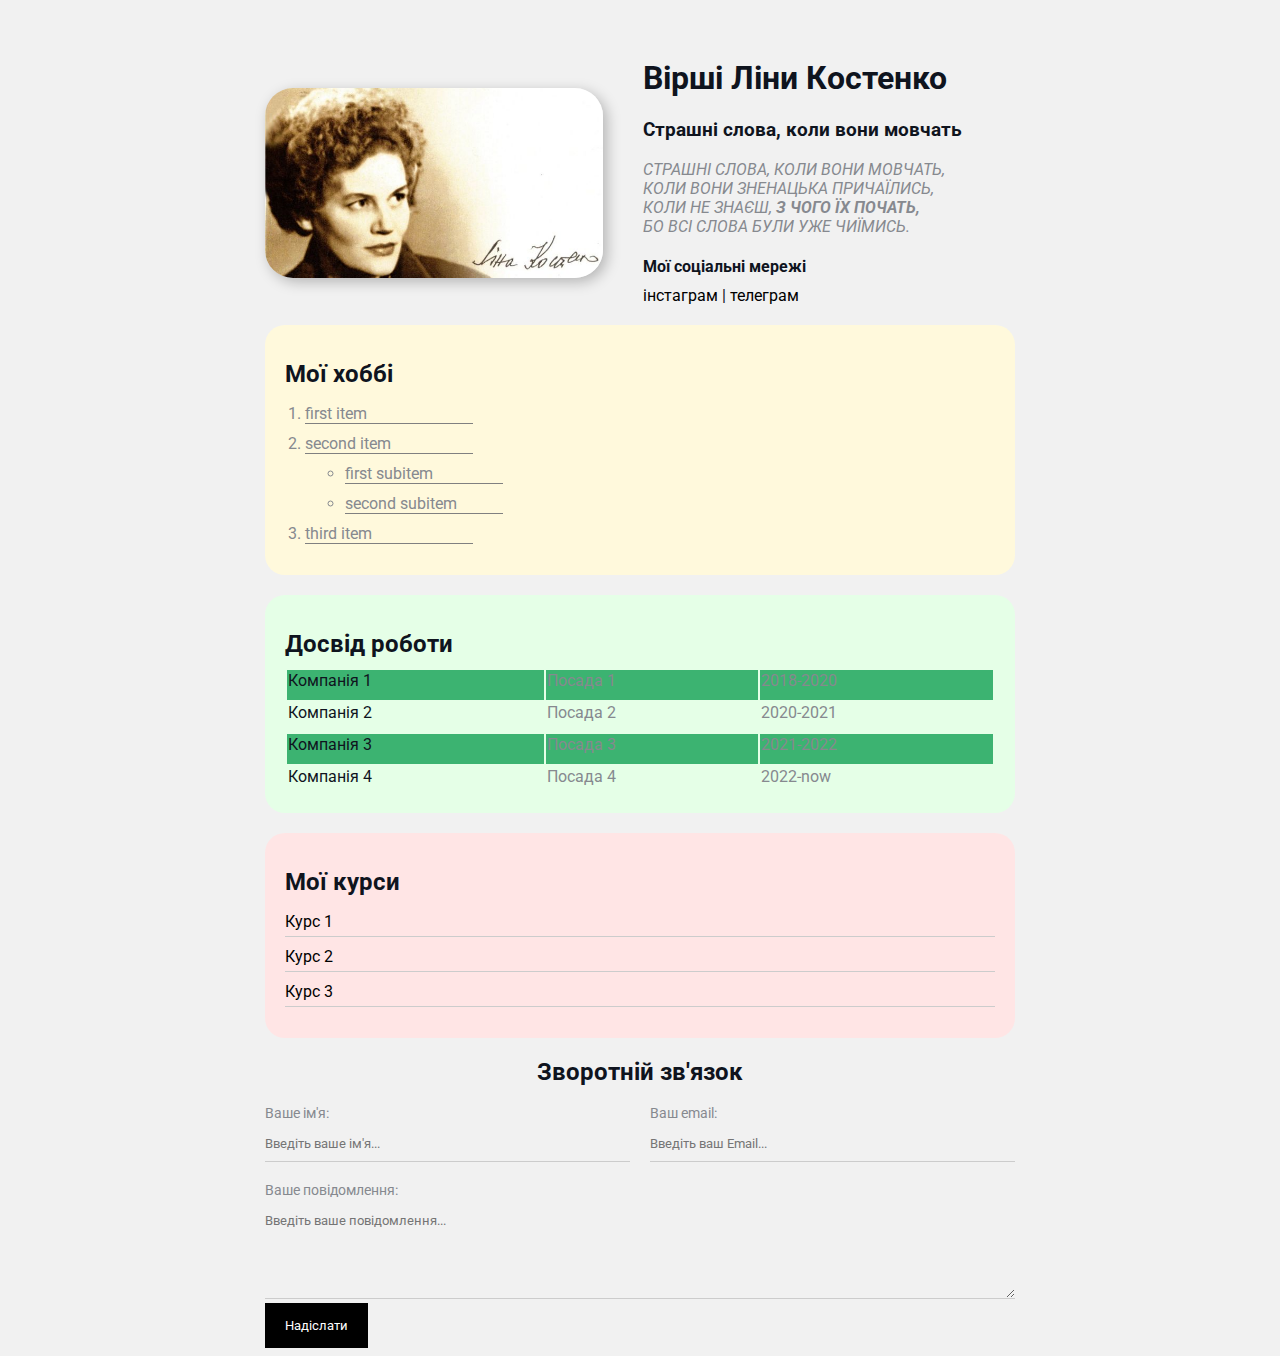
<file: index.html>
<!DOCTYPE html>
<html lang="en">
<head>
  <meta charset="UTF-8">
  <meta name="viewport" content="width=device-width, initial-scale=1" />
  <title>Vasylyna Title</title>

  <!--  <style>-->
  <!--    body{-->
  <!--      background: darkorange;-->
  <!--    }-->
  <!--    h1{-->
  <!--      color: crimson;-->
  <!--    }-->
  <!--  </style>-->

  <link rel="stylesheet" href="styles.css">
</head>

<body>
  <div class="container">

    <div class="info">
      <img src="photo11351576_319104.jpg" alt="Ліна Костенко" class="avatar">
      <div class="info-text">
        <h1>Вірші Ліни Костенко</h1>
        <h3>Страшні слова, коли вони мовчать</h3>
        <p>Страшні слова, коли вони мовчать,</p>
        <p>коли вони зненацька причаїлись,</p>
        <p>коли не знаєш, <strong> з чого їх почать,</strong></p>
        <p>бо всі слова були уже чиїмись.</p>
        <h4>Мої соціальні мережі</h4>
        <a href="https://instagram.com/velis.saa" target="_blank">інстаграм</a>
        |
        <a href="https://t.me" target="_blank">телеграм</a>
      </div>
    </div>

    <div class="card bg-yellow">
      <h2>Мої хоббі</h2>
      <ol class="list">
        <li>first item</li>
        <li>second item</li>
            <ul>
              <li>first subitem</li>
              <li>second subitem</li>
            </ul>
        <li>third item</li>
      </ol>
    </div>

    <div class="card bg-green">
      <h2>Досвід роботи</h2>
      <table class="table">
        <tr>
          <td>Компанія 1</td>
          <td>Посада 1</td>
          <td>2018-2020</td>
        </tr>
        <tr>
          <td>Компанія 2</td>
          <td>Посада 2</td>
          <td>2020-2021</td>
        </tr>
        <tr>
          <td>Компанія 3</td>
          <td>Посада 3</td>
          <td>2021-2022</td>
        </tr>
        <tr>
          <td>Компанія 4</td>
          <td>Посада 4</td>
          <td>2022-now</td>
        </tr>
      </table>
    </div>

    <div class="card bg-red">
      <h2>Мої курси</h2>
      <ul class="link-list">
        <li><a href="https://www.youtube.com/watch?v=Fexn08iMkOU&ab_channel=Ragulivna">Курс 1</a></li>
        <li><a href="https://www.youtube.com/watch?v=WJ6ZJElws5U&ab_channel=Ragulivna">Курс 2</a></li>
        <li><a href="https://www.youtube.com/watch?v=KBYBzToTlPU&ab_channel=Ragulivna">Курс 3</a></li>
      </ul>
    </div>

    <div class="contact">
      <h2>Зворотній зв'язок</h2>
      <form action="">
        <div class="row">
          <div class="form-group">
            <label for="name">Ваше ім'я:</label>
            <input type="text" id="name" placeholder="Введіть ваше ім'я...">
          </div>

          <div class="form-group">
            <label for="email">Ваш email:</label>
            <input type="email" id="email" placeholder="Введіть ваш Email...">
          </div>
        </div>

        <div class="form-group">
          <label for="txt">Ваше повідомлення:</label>
          <textarea name="txt" id="txt" cols="30" rows="5" placeholder="Введіть ваше повідомлення..."></textarea>
        </div>

        <input class="btn" type="submit" value="Надіслати">

      </form>
    </div>

<!--    <div class="box-model">-->
<!--      <div></div>-->
<!--      <div></div>-->
<!--      <div></div>-->
<!--      <div></div>-->
<!--    </div>-->

<!--  <div class="position">-->
<!--    <div class="box"></div>-->
<!--  </div>-->

  </div>
<!--  <div style="margin-bottom: 400px"></div>-->
</body>
</html>
</file>
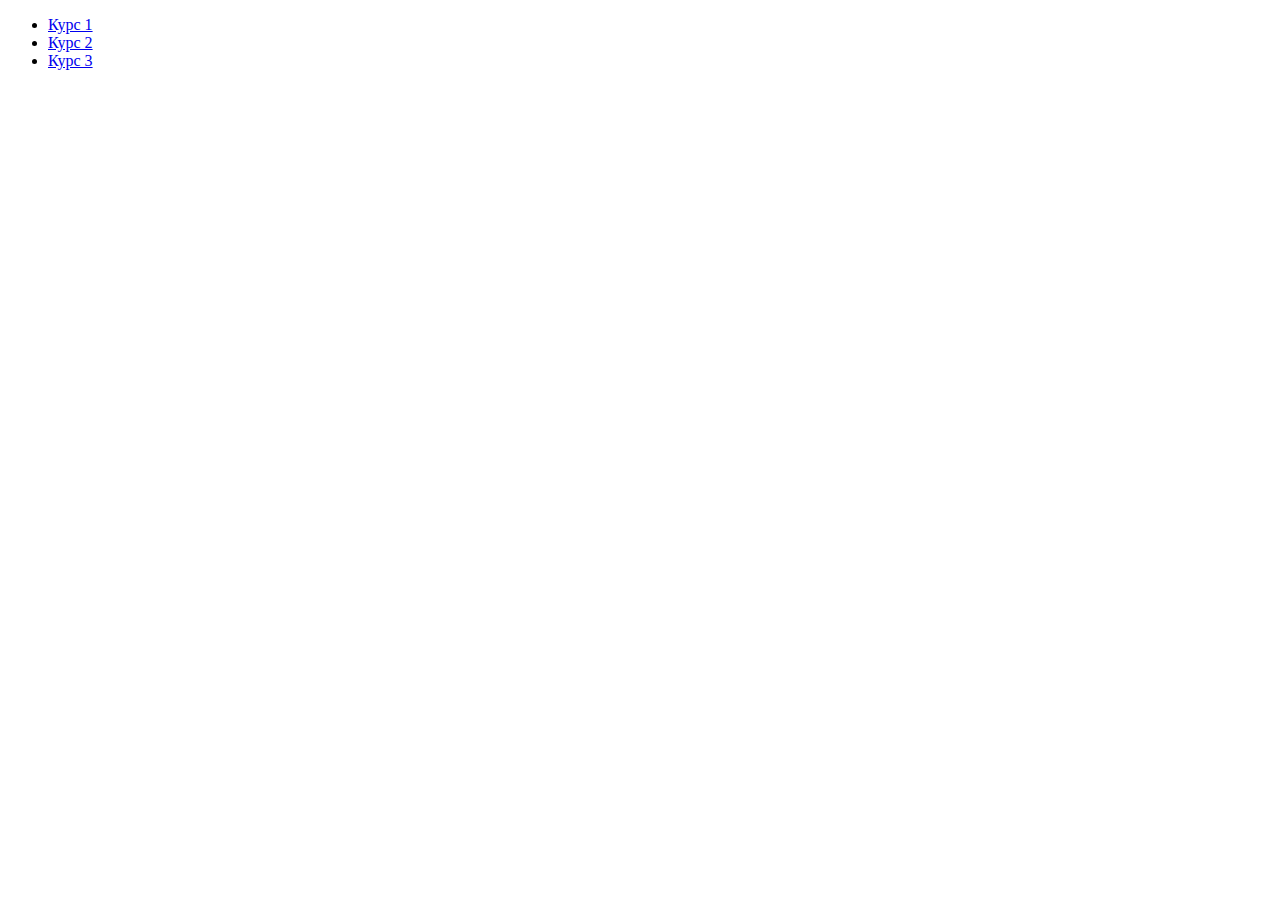
<file: youtube_files.html>
<!DOCTYPE html>
<html lang="en">
<head>
  <meta charset="UTF-8">
  <title>YouTube курси</title>
</head>
<body>
<ul>
  <li><a href="https://www.youtube.com/watch?v=Fexn08iMkOU&ab_channel=Ragulivna">Курс 1</a></li>
  <li><a href="https://www.youtube.com/watch?v=WJ6ZJElws5U&ab_channel=Ragulivna">Курс 2</a></li>
  <li><a href="https://www.youtube.com/watch?v=KBYBzToTlPU&ab_channel=Ragulivna">Курс 3</a></li>
</ul>
</body>
</html>
</file>
<file: styles.css>
@import url('https://fonts.googleapis.com/css2?family=Roboto&display=swap');

body{
    background-color: #f1f1f1;
    color: #0f141e;
    fontsize: 16px;
    font-weight: normal;
    font-family: 'Roboto', sans-serif;
    /*font-family: "DejaVu Sans";*/
    /*font: normal 16px 'Roboto', sans-serif;*/
}

a{
    color: black;
    text-decoration: none;
}

a:hover{
    text-decoration: underline;
}

a:active{
    color: blue;
}

a:visited{
    color: gray;
}

.avatar{
    width: 400px;
    border-radius: 28px;
    box-shadow: 4px 4px 14px rgba(0, 0, 0, 0.25);
}

.info{
    margin-bottom: 20px;
    display: flex;
}

@media (max-width: 700px) {
    .info{
        display: block;
        text-align: center;
    }

}
.info-text{
    margin-left: 40px;
}

.info img{
    width: 45%;
    height: 45%;
    margin-top: 50px;
}

.info-text h4{
    margin-bottom: 10px;
}

.info p{
    color: #86898f;
    margin: 0;
    font-style: italic;
    text-transform: uppercase;
}

.container{
    max-width: 750px;
    margin: auto;
    padding-top: 30px;
}


/*.social{*/
/*    background: green;*/
/*    padding: 15px;*/
/*    margin: 20px;*/
/*    border: solid 5px red;*/
/*    border-bottom-style: dashed;*/
/*    border-top-width: 15px;*/
/*}*/

/*.box-model > div{*/
/*    float: left;*/
/*    background-color: cadetblue;*/
/*    height: 200px;*/
/*    width: 25%;*/
/*    border: 2px solid red;*/
/*    box-sizing: border-box;*/
/*}*/

.bg-yellow{
    background: #fff9dc;
}

.bg-green{
    background: #e5ffe7;
}

.bg-red{
    background: #ffe5e5;
}

.card{
    padding: 15px 20px;
    margin-bottom: 20px;
    border-radius: 20px;
}

.card h2{
    margin-bottom: 10px;
}

.list{
    padding: 0 20px;
}

.list li{
    color: #86898f;
    margin-bottom: 10px;
    border-bottom: 1px solid gray;
    width: 25%;
}

.table{
    width: 100%;
}

.table td{
    padding-bottom: 10px;
}

.table td:nth-child(2),
.table td:nth-child(3){
    color:  #86898f;
}

.table tr:nth-child(odd){
    background-color: mediumseagreen;
}

.link-list{
    list-style: none;
    padding: 0;
}

.link-list li{
    margin-bottom: 10px;
    padding-bottom: 5px;
    border-bottom: 1px solid #ccc;
}

.contact h2{
    text-align: center;
}

.form-group label{
    display: block;
    font-size: 14px;
    color: #86898f;
}

.form-group input,
.form-group textarea{
    width: 100%;
    box-sizing: border-box;
    border: none;
    background: transparent;
    border-bottom: 1px solid #ccc;
    color: black;
    padding: 15px 0 10px;
    outline: none;
    font-family: inherit;
}

.row{
    display: flex;
    margin-bottom: 20px;
}

.row > .form-group{
    width: 50%;
}

.row > .form-group:first-child{
    margin-right: 20px;
}

.btn{
    background: black;
    padding: 15px 20px;
    color: white;
    border: none;
    font-family: inherit;
    cursor: pointer;
    transition: .3s;
}

.btn:hover{
    opacity: 0.7;
    transform: scale(1.1);
}

/*position*/
/*.position{*/
/*    position: relative;*/
/*    border: 4px solid black;*/
/*    margin-top: 40px;*/
/*    padding: 20px;*/
/*    height: 500px;*/
/*}*/

/*.box{*/
/*    position: fixed;*/
/*    bottom: 0;*/
/*    width: 50px;*/
/*    height: 50px;*/
/*    background: crimson;*/
/*    transition: .3s;*/
/*}*/

/*.box:hover{*/
/*    transform: scale(1.1);*/
/*}*/
</file>
